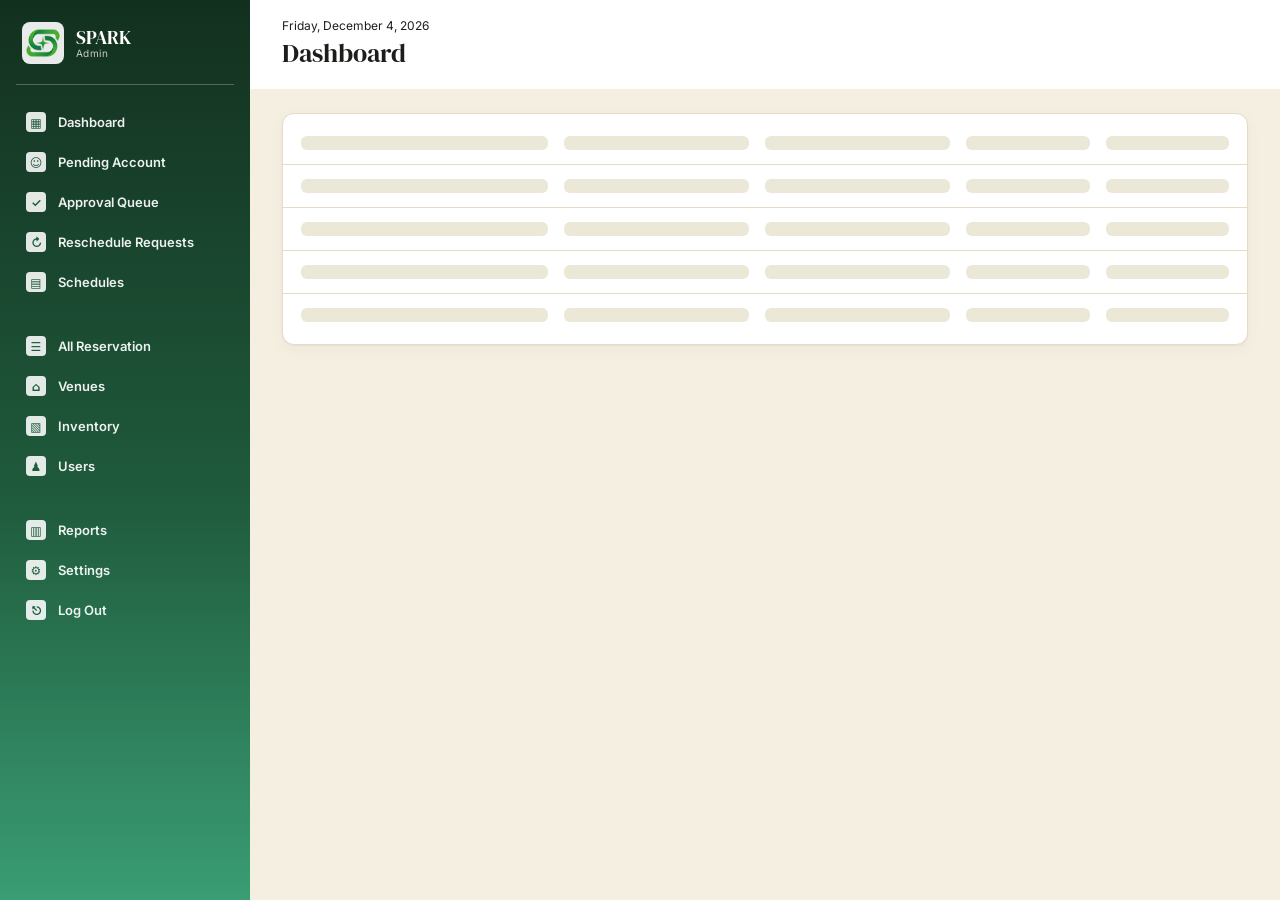
<file: admin/index.html>
<!DOCTYPE html>
<html lang="en">
<head>
  <meta charset="UTF-8">
  <meta name="viewport" content="width=device-width, initial-scale=1.0">
  <title>Vice Admin</title>
  <link rel="preconnect" href="https://fonts.googleapis.com">
  <link href="https://fonts.googleapis.com/css2?family=DM+Serif+Display&family=Inter:wght@400;500;600;700&display=swap" rel="stylesheet">
  <link rel="stylesheet" href="assets/css/style.css">
  <link rel="stylesheet" href="assets/css/attendance.css">
  <link rel="stylesheet" href="assets/css/skeleton.css">
  <link rel="stylesheet" href="assets/css/esignature.css?v=6">
</head>
<body>
  <div class="layout">
    <aside class="sidebar" id="sidebar">
      <div class="brand">
        <div class="brand__logo brand__logo--img"><img src="assets/img/logo.png" alt="SPARK logo" onerror="this.parentNode.textContent='V'"></div>
        <div>
          <div class="brand__name" id="brandName">SPARK</div>
          <div class="brand__role" id="brandRole">Admin</div>
        </div>
      </div>

      <nav class="nav">
        <div class="nav__group">
          <a href="#dashboard" data-page="dashboard"><span class="ico">▦</span>Dashboard</a>
          <a href="#accounts" data-page="accounts"><span class="ico">☺</span>Pending Account<span class="badge-count" id="accCount" hidden></span></a>
          <a href="#approvals" data-page="approvals"><span class="ico">✓</span>Approval Queue<span class="badge-count" id="resCount" hidden></span></a>
          <a href="#reschedules" data-page="reschedules"><span class="ico">↻</span>Reschedule Requests<span class="badge-count" id="rsCount" hidden></span></a>
          <a href="#schedules" data-page="schedules"><span class="ico">▤</span>Schedules</a>
        </div>
        <div class="nav__group">
          <a href="#reservations" data-page="reservations"><span class="ico">☰</span>All Reservation</a>
          <a href="#venues" data-page="venues"><span class="ico">⌂</span>Venues</a>
          <a href="#inventory" data-page="inventory"><span class="ico">▧</span>Inventory</a>
          <a href="#users" data-page="users"><span class="ico">♟</span>Users</a>
        </div>
        <div class="nav__group">
          <a href="#reports" data-page="reports"><span class="ico">▥</span>Reports</a>
          <a href="#settings" data-page="settings"><span class="ico">⚙</span>Settings</a>
          <a href="#" id="logoutBtn"><span class="ico">⎋</span>Log Out</a>
        </div>
      </nav>
    </aside>

    <div class="main">
      <header class="topbar">
        <button class="menu-btn" id="menuBtn" aria-label="Toggle menu">☰</button>
        <div>
          <div class="topbar__date" id="today"></div>
          <h1 class="topbar__title" id="pageTitle">Dashboard</h1>
        </div>
      </header>
      <section class="content" id="app">
        <div role="status" aria-busy="true" aria-label="Loading"><div class="card skel-table"><div class="skel-row"><div class="skel"></div><div class="skel"></div><div class="skel"></div><div class="skel"></div><div class="skel"></div></div><div class="skel-row"><div class="skel"></div><div class="skel"></div><div class="skel"></div><div class="skel"></div><div class="skel"></div></div><div class="skel-row"><div class="skel"></div><div class="skel"></div><div class="skel"></div><div class="skel"></div><div class="skel"></div></div><div class="skel-row"><div class="skel"></div><div class="skel"></div><div class="skel"></div><div class="skel"></div><div class="skel"></div></div><div class="skel-row"><div class="skel"></div><div class="skel"></div><div class="skel"></div><div class="skel"></div><div class="skel"></div></div></div></div>
      </section>
    </div>
  </div>

  <!-- Modal -->
  <div class="modal" id="modal" hidden>
    <div class="modal__box">
      <h3 id="modalTitle"></h3>
      <div id="modalBody"></div>
    </div>
  </div>

  <!-- Full-size viewer for requirement pictures and event photos -->
  <div class="lightbox" id="lightbox" hidden>
    <button class="lightbox__close" aria-label="Close">✕</button>
    <img id="lightboxImg" alt="">
    <p class="lightbox__caption" id="lightboxCaption"></p>
  </div>

  <div class="toast" id="toast" hidden></div>

  <script src="assets/js/api.js"></script>
  <script src="assets/js/vendor/qrcode.js"></script>
  <script src="assets/js/app.js"></script>
  <script src="assets/js/esignature.js?v=6"></script>
</body>
</html>
</file>
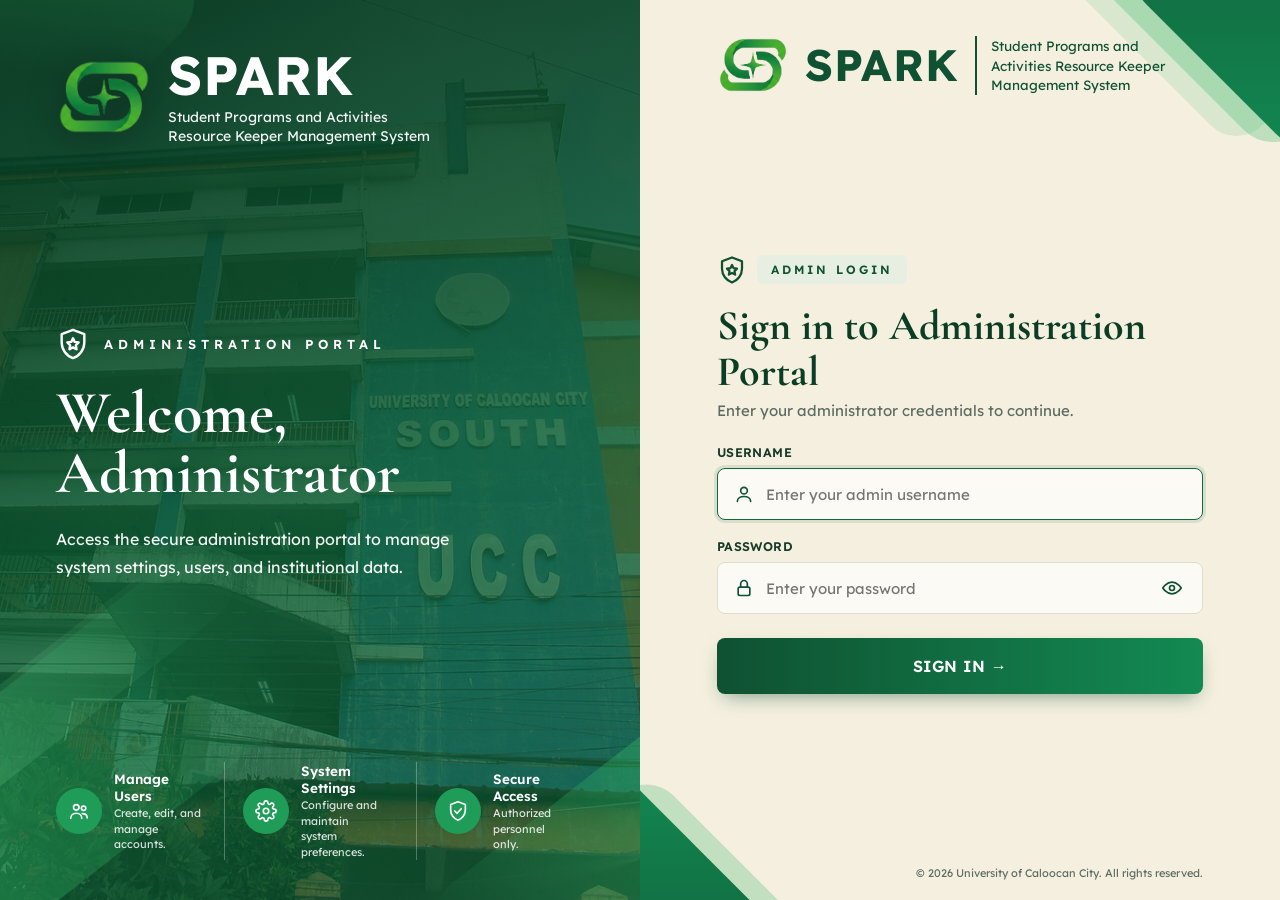
<file: admin/login.html>
<!DOCTYPE html>
<html lang="en">
<head>
<meta charset="UTF-8">
<meta name="viewport" content="width=device-width, initial-scale=1.0">
<title>SPARK Admin · Sign In</title>
<link rel="preconnect" href="https://fonts.googleapis.com">
<link href="https://fonts.googleapis.com/css2?family=Lexend:wght@300;400;500;600;700&family=Cormorant+Garamond:wght@600;700&display=swap" rel="stylesheet">
<style>
:root{--g900:#0b3d24;--g800:#0f5132;--g700:#13693f;--g500:#2fb565;--cream:#f4efdf;--line:#e2ddcc;--ink:#173a2a;--muted:#5d6b62}
*{box-sizing:border-box;margin:0;padding:0}
body{min-height:100vh;background:var(--cream);color:var(--ink);font-family:'Lexend','Segoe UI',Arial,sans-serif}
.split{display:grid;grid-template-columns:50% 50%;min-height:100vh}

/* ---------- left hero ---------- */
.hero{position:relative;overflow:hidden;color:#fff;padding:48px 56px 40px;display:flex;flex-direction:column;background:var(--g900)}
.hero>*{position:relative;z-index:2}
.hero>.bg{position:absolute;inset:0;z-index:0;overflow:hidden}
.bg::before{content:"";position:absolute;inset:0;background:url("../public/pictures/UCC%20building.jpg") center/cover no-repeat;animation:kb 28s ease-in-out infinite alternate}
.bg::after{content:"";position:absolute;inset:0;background:linear-gradient(160deg,rgba(4,52,28,.95) 0%,rgba(8,92,50,.84) 55%,rgba(8,92,50,.66) 100%)}
@keyframes kb{from{transform:scale(1)}to{transform:scale(1.12) translate(-1.5%,-1%)}}
.hero>.shape{position:absolute;z-index:1;border-radius:48px;pointer-events:none}
.s1{width:520px;height:200px;left:-210px;bottom:20px;transform:rotate(-38deg);background:linear-gradient(90deg,rgba(47,181,101,.55),transparent)}
.s2{width:520px;height:80px;left:-240px;bottom:140px;transform:rotate(-38deg);background:linear-gradient(90deg,rgba(126,226,160,.28),transparent)}
.s3{width:260px;height:260px;left:-100px;top:-130px;transform:rotate(45deg);background:linear-gradient(135deg,rgba(47,181,101,.5),transparent 70%)}
.s4{width:380px;height:150px;right:-160px;bottom:-30px;transform:rotate(-38deg);background:linear-gradient(270deg,rgba(47,181,101,.55),transparent)}
.lockup{display:flex;align-items:center;gap:16px}
.lockup img{width:96px;height:auto;filter:drop-shadow(0 6px 18px rgba(0,0,0,.35))}
.lockup b{display:block;font-size:54px;line-height:1;font-weight:700;letter-spacing:1px}
.lockup span{display:block;font-size:14px;line-height:1.35;margin-top:6px;opacity:.95}
.mid{margin:auto 0;padding:24px 0}
.eyebrow{display:flex;align-items:center;gap:14px;font-size:13px;font-weight:600;letter-spacing:5px;text-transform:uppercase}
.eyebrow svg{width:34px;height:34px;stroke:#fff;fill:none;stroke-width:1.7;stroke-linecap:round;stroke-linejoin:round}
.welcome{font-family:'Cormorant Garamond',serif;font-size:70px;line-height:1;font-weight:700;margin-top:22px}
.lead{font-size:16px;line-height:1.75;margin-top:22px;max-width:440px;opacity:.95}
.features{display:grid;grid-template-columns:1fr 1.15fr 1fr;gap:0}
.feat{display:flex;align-items:center;gap:12px;padding:0 18px;border-left:1px solid rgba(255,255,255,.28)}
.feat:first-child{border-left:0;padding-left:0}
.feat i{flex-shrink:0;width:46px;height:46px;border-radius:50%;background:#1f9d58;display:grid;place-items:center}
.feat svg{width:22px;height:22px;stroke:#fff;fill:none;stroke-width:1.8;stroke-linecap:round;stroke-linejoin:round}
.feat b{display:block;font-size:13.5px;font-weight:600}
.feat span{display:block;font-size:11px;opacity:.85;line-height:1.4;margin-top:2px}

/* ---------- right panel ---------- */
.panel{position:relative;overflow:hidden;background:var(--cream);display:flex;flex-direction:column;align-items:center;padding:36px clamp(28px,6vw,80px) 20px}
.panel::before{content:"";position:absolute;top:-170px;right:-170px;width:280px;height:280px;border-radius:48px;transform:rotate(45deg);pointer-events:none;
 background:linear-gradient(135deg,var(--g800),#138a52);box-shadow:-26px 26px 0 -6px rgba(47,181,101,.28),-52px 52px 0 -12px rgba(47,181,101,.14)}
.panel::after{content:"";position:absolute;bottom:-150px;left:-150px;width:240px;height:240px;border-radius:44px;transform:rotate(45deg);pointer-events:none;
 background:linear-gradient(315deg,var(--g800),#138a52);box-shadow:26px -26px 0 -6px rgba(47,181,101,.25)}
.panel>*{position:relative;z-index:1}
.top{display:flex;align-items:center;gap:20px;width:100%;max-width:640px}
.top img{width:88px;height:auto}
.top b{font-size:52px;line-height:1;font-weight:700;color:var(--g800);letter-spacing:1px}
.top span{border-left:2px solid var(--g800);padding-left:18px;font-size:14.5px;line-height:1.45;color:var(--g800)}
.wrap{width:100%;max-width:640px;margin:auto 0;padding:20px 0}
.badge{display:inline-flex;align-items:center;gap:10px}
.badge svg{width:30px;height:30px;stroke:var(--g800);fill:none;stroke-width:1.8;stroke-linecap:round;stroke-linejoin:round}
.badge em{font-style:normal;background:#e6efe1;color:var(--g800);font-size:12px;font-weight:600;letter-spacing:3px;text-transform:uppercase;padding:7px 14px;border-radius:6px}
h1{font-family:'Cormorant Garamond',serif;font-size:42px;line-height:1.1;color:var(--g900);margin-top:14px;font-weight:700}
.sub{font-size:15px;color:var(--muted);margin:6px 0 24px}
.field{margin-bottom:18px}
.field label{display:block;font-size:12.5px;font-weight:600;letter-spacing:.4px;margin-bottom:8px;text-transform:uppercase}
.input{display:flex;align-items:center;gap:12px;background:#fbfaf4;border:1px solid var(--line);border-radius:8px;padding:0 16px;height:52px;transition:.2s}
.input:focus-within{border-color:var(--g700);box-shadow:0 0 0 3px rgba(19,105,63,.12)}
.input>svg{width:20px;height:20px;stroke:var(--g800);fill:none;stroke-width:2;flex-shrink:0;stroke-linecap:round;stroke-linejoin:round}
.input input{border:0;background:transparent;outline:0;flex:1;min-width:0;font:inherit;font-size:15px;color:var(--ink)}
.eye{background:none;border:0;cursor:pointer;display:flex;padding:4px}
.eye svg{width:20px;height:20px;stroke:var(--g800);fill:none;stroke-width:2}
.err{background:#fdecec;color:#9b1c1c;border:1px solid #f5c2c2;border-radius:8px;padding:12px 14px;font-size:14px;margin-bottom:16px}
.err[hidden]{display:none}
.btn{width:100%;height:56px;border:0;border-radius:8px;cursor:pointer;color:#fff;font:600 16px 'Lexend',sans-serif;letter-spacing:.5px;text-transform:uppercase;margin-top:6px;
 background:linear-gradient(90deg,var(--g800),#138a52);box-shadow:0 8px 20px -8px rgba(15,81,50,.6);transition:.2s}
.btn:hover{filter:brightness(1.1);transform:translateY(-1px)}
.btn:disabled{opacity:.6;cursor:wait;transform:none}
.foot{width:100%;max-width:640px;text-align:right;font-size:11px;color:var(--muted);padding-top:12px}
@media(prefers-reduced-motion:reduce){.bg::before{animation:none}}
@media(max-width:1600px){.top{gap:16px}.top img{width:72px}.top b{font-size:44px}.top span{font-size:13.5px;padding-left:14px;flex:1;min-width:0}.welcome{font-size:60px}}
@media(max-width:1250px){.hero{padding:40px 32px 32px}.welcome{font-size:50px}.features{grid-template-columns:1fr;gap:14px}.feat{border-left:0;padding:0}.lockup b{font-size:44px}.lockup img{width:76px}}
@media(max-width:900px){.split{grid-template-columns:1fr}.hero{padding:26px 22px}.lead,.features{display:none}.welcome{font-size:38px;margin-top:14px}.mid{padding:18px 0 4px}.panel{padding:28px 22px 18px}}
@media(max-width:480px){.top span{display:none}.top b{font-size:34px}.top img{width:56px}h1{font-size:34px}}
</style>
</head>
<body>
<div class="split">
  <section class="hero">
    <div class="bg" aria-hidden="true"></div>
    <span class="shape s1"></span><span class="shape s2"></span><span class="shape s3"></span><span class="shape s4"></span>
    <div class="lockup">
      <img src="../public/pictures/spark_logo.png" alt="SPARK logo">
      <div><b>SPARK</b><span>Student Programs and Activities<br>Resource Keeper Management System</span></div>
    </div>
    <div class="mid">
      <div class="eyebrow"><svg viewBox="0 0 24 24"><path d="M12 2 4 5v6c0 5 3.5 9.5 8 11 4.5-1.5 8-6 8-11V5z"/><path d="m12 8 1.2 2.5 2.8.4-2 2 .5 2.8-2.5-1.3-2.5 1.3.5-2.8-2-2 2.8-.4z"/></svg>Administration Portal</div>
      <h2 class="welcome">Welcome,<br>Administrator</h2>
      <p class="lead">Access the secure administration portal to manage system settings, users, and institutional data.</p>
    </div>
    <div class="features">
      <div class="feat"><i><svg viewBox="0 0 24 24"><circle cx="9" cy="8" r="3"/><circle cx="17" cy="9" r="2.4"/><path d="M3 20c0-3.3 2.7-5.5 6-5.5s6 2.2 6 5.5M15.5 14.8c3 0 5.5 1.7 5.5 4.7"/></svg></i><div><b>Manage Users</b><span>Create, edit, and<br>manage accounts.</span></div></div>
      <div class="feat"><i><svg viewBox="0 0 24 24"><circle cx="12" cy="12" r="3"/><path d="M19.4 15a1.7 1.7 0 0 0 .3 1.8l.1.1a2 2 0 1 1-2.8 2.8l-.1-.1a1.7 1.7 0 0 0-1.8-.3 1.7 1.7 0 0 0-1 1.5V21a2 2 0 1 1-4 0v-.1a1.7 1.7 0 0 0-1.1-1.5 1.7 1.7 0 0 0-1.8.3l-.1.1a2 2 0 1 1-2.8-2.8l.1-.1a1.7 1.7 0 0 0 .3-1.8 1.7 1.7 0 0 0-1.5-1H3a2 2 0 1 1 0-4h.1a1.7 1.7 0 0 0 1.5-1.1 1.7 1.7 0 0 0-.3-1.8l-.1-.1a2 2 0 1 1 2.8-2.8l.1.1a1.7 1.7 0 0 0 1.8.3H9a1.7 1.7 0 0 0 1-1.5V3a2 2 0 1 1 4 0v.1a1.7 1.7 0 0 0 1 1.5 1.7 1.7 0 0 0 1.8-.3l.1-.1a2 2 0 1 1 2.8 2.8l-.1.1a1.7 1.7 0 0 0-.3 1.8V9a1.7 1.7 0 0 0 1.5 1H21a2 2 0 1 1 0 4h-.1a1.7 1.7 0 0 0-1.5 1z"/></svg></i><div><b>System Settings</b><span>Configure and maintain<br>system preferences.</span></div></div>
      <div class="feat"><i><svg viewBox="0 0 24 24"><path d="M12 2 4 5v6c0 5 3.5 9.5 8 11 4.5-1.5 8-6 8-11V5z"/><path d="m8.5 12 2.5 2.5 4.5-5"/></svg></i><div><b>Secure Access</b><span>Authorized personnel only.</span></div></div>
    </div>
  </section>

  <section class="panel">
    <div class="top">
      <img src="../public/pictures/spark_logo.png" alt="SPARK logo">
      <b>SPARK</b>
      <span>Student Programs and<br>Activities Resource Keeper<br>Management System</span>
    </div>
    <div class="wrap">
      <div class="badge"><svg viewBox="0 0 24 24"><path d="M12 2 4 5v6c0 5 3.5 9.5 8 11 4.5-1.5 8-6 8-11V5z"/><path d="m12 8 1.2 2.5 2.8.4-2 2 .5 2.8-2.5-1.3-2.5 1.3.5-2.8-2-2 2.8-.4z"/></svg><em>Admin Login</em></div>
      <h1>Sign in to Administration Portal</h1>
      <p class="sub">Enter your administrator credentials to continue.</p>

      <form id="loginForm" novalidate>
        <div class="field">
          <label for="username">Username</label>
          <div class="input"><svg viewBox="0 0 24 24"><circle cx="12" cy="8" r="4"/><path d="M4 21c0-4 4-6 8-6s8 2 8 6"/></svg>
            <input id="username" name="username" autocomplete="username" placeholder="Enter your admin username" required autofocus></div>
        </div>
        <div class="field">
          <label for="password">Password</label>
          <div class="input"><svg viewBox="0 0 24 24"><rect x="5" y="11" width="14" height="10" rx="2"/><path d="M8 11V7a4 4 0 0 1 8 0v4"/></svg>
            <input id="password" name="password" type="password" autocomplete="current-password" placeholder="Enter your password" required>
            <button type="button" class="eye" id="togglePassword" aria-label="Show password"><svg viewBox="0 0 24 24"><path d="M1 12s4-7 11-7 11 7 11 7-4 7-11 7S1 12 1 12z"/><circle cx="12" cy="12" r="3"/></svg></button></div>
        </div>
        <p id="loginError" class="err" hidden></p>
        <button class="btn" type="submit">Sign In &rarr;</button>
      </form>
    </div>
    <div class="foot">&copy; 2026 University of Caloocan City. All rights reserved.</div>
  </section>
</div>

<script src="assets/js/api.js"></script>
<script>
  const form = document.getElementById('loginForm');
  const err = document.getElementById('loginError');
  const toggleBtn = document.getElementById('togglePassword');
  const pwdInput = document.getElementById('password');

  // Toggle password visibility
  toggleBtn.addEventListener('click', () => {
    const isPassword = pwdInput.type === 'password';
    pwdInput.type = isPassword ? 'text' : 'password';
    toggleBtn.setAttribute('aria-label', isPassword ? 'Hide password' : 'Show password');
  });

  // Check existing session
  if (typeof api !== 'undefined') {
    api.get('auth.php?action=me', { silent: true })
      .then(() => location.replace('index.html'))
      .catch(() => {});
  }

  // Handle submit
  form.addEventListener('submit', async (e) => {
    e.preventDefault();
    err.hidden = true;
    const btn = form.querySelector('button[type=submit]');
    btn.disabled = true;

    try {
      if (typeof api === 'undefined') throw new Error('API client script failed to load.');
      await api.post('auth.php?action=login', Object.fromEntries(new FormData(form)), { silent: true });
      location.replace('index.html');
    } catch (ex) {
      err.textContent = ex.message || 'An error occurred during login.';
      err.hidden = false;
    } finally {
      btn.disabled = false;
    }
  });
</script>
</body>
</html>
</file>
<file: admin/assets/css/style.css>
/* ==========  Vice Admin – design tokens  ========== */
:root {
  --green-900: #13301f;
  --green-700: #1f5a3c;
  --green-500: #2f8a61;
  --green-400: #3a9d74;
  --cream: #f5efe2;
  --cream-2: #fbf8f1;
  --line: #e6dcc3;
  --line-soft: #efe8d6;
  --ink: #1d1d1b;
  --muted: #7b7667;
  --white: #fff;
  --radius: 12px;
  --shadow: 0 1px 2px rgba(40, 30, 10, .04), 0 4px 16px rgba(40, 30, 10, .04);
  --serif: 'DM Serif Display', Georgia, 'Times New Roman', serif;
  --sans: 'Inter', system-ui, -apple-system, 'Segoe UI', Roboto, sans-serif;

  --pending-bg: #f6efdf;  --pending-fg: #9a7b3c;
  --approved-bg: #d9f5e3; --approved-fg: #1f8a4c;
  --completed-bg: #e8e8e6; --completed-fg: #5f5f5b;
  --declined-bg: #fde2e2; --declined-fg: #c0392b;
}

* { box-sizing: border-box; }
[hidden] { display: none !important; }
html, body { margin: 0; height: 100%; }
body { font-family: var(--sans); font-size: 14px; color: var(--ink); background: var(--cream); }
h1, h2, h3 { font-family: var(--serif); font-weight: 400; margin: 0; }
button, input, select { font: inherit; }
a { color: inherit; text-decoration: none; }
.muted { color: var(--muted); }

/* ==========  Layout  ========== */
.layout { display: flex; min-height: 100vh; }

.sidebar {
  width: 250px; flex-shrink: 0;
  background: linear-gradient(180deg, var(--green-900) 0%, var(--green-700) 55%, var(--green-400) 100%);
  color: #fff; padding: 22px 16px;
  position: sticky; top: 0; height: 100vh; overflow-y: auto;
}
.brand { display: flex; align-items: center; gap: 12px; padding: 0 6px 20px; border-bottom: 1px solid rgba(255,255,255,.25); margin-bottom: 18px; }
.brand__logo {
  width: 42px; height: 42px; border-radius: 8px; display: grid; place-items: center;
  background: rgba(255,255,255,.9); color: var(--green-700); font-family: var(--serif); font-size: 22px;
}
.brand__logo--img { padding: 3px; overflow: hidden; }
.brand__logo--img img { width: 100%; height: 100%; object-fit: contain; display: block; }
.brand__name { font-family: var(--serif); font-size: 19px; line-height: 1.1; }
.brand__role { font-size: 10px; opacity: .75; letter-spacing: .04em; }
.brand--dark { border-bottom-color: var(--line); color: var(--ink); }
.brand--dark .brand__logo { background: var(--green-700); color: #fff; }

.nav__group { display: flex; flex-direction: column; gap: 2px; margin-bottom: 26px; }
.nav a {
  display: flex; align-items: center; gap: 12px;
  padding: 9px 10px; border-radius: 6px; font-size: 13px; font-weight: 600;
  color: rgba(255,255,255,.92); transition: background .15s;
}
.nav a:hover { background: rgba(255,255,255,.1); }
.nav a.active { background: rgba(255,255,255,.22); }
.ico {
  width: 20px; height: 20px; border-radius: 4px; display: grid; place-items: center;
  background: rgba(255,255,255,.88); color: var(--green-700); font-size: 12px;
}
.badge-count { margin-left: auto; background: #fff; color: var(--green-700); font-size: 11px; padding: 1px 7px; border-radius: 99px; }

.main { flex: 1; min-width: 0; display: flex; flex-direction: column; }
.topbar { background: var(--white); padding: 18px 32px; display: flex; align-items: center; gap: 14px; }
.topbar__date { font-size: 12px; color: var(--ink); margin-bottom: 2px; }
.topbar__title { font-size: 26px; }
.menu-btn { display: none; border: 1px solid var(--line); background: #fff; border-radius: 8px; padding: 6px 10px; cursor: pointer; }
.content { padding: 24px 32px 48px; }
.loading { color: var(--muted); padding: 40px; text-align: center; }

/* ==========  Cards / Stats  ========== */
.card { background: var(--white); border: 1.5px solid var(--line); border-radius: var(--radius); box-shadow: var(--shadow); }
.card__head { display: flex; align-items: center; justify-content: space-between; gap: 12px; padding: 16px 20px 0; flex-wrap: wrap; }
.section-title { font-size: 22px; margin: 28px 4px 14px; }

.stats { display: grid; grid-template-columns: repeat(auto-fit, minmax(150px, 1fr)); gap: 16px; }
.stat { padding: 18px; text-align: center; }
.stat__label { font-family: var(--serif); font-size: 15px; text-transform: uppercase; letter-spacing: .02em; }
.stat__value { font-family: var(--serif); font-size: 32px; margin-top: 6px; }

/* ==========  Tables  ========== */
.table-wrap { overflow-x: auto; padding: 6px 20px 18px; }
table { width: 100%; border-collapse: collapse; min-width: 640px; }
th { text-align: left; font-size: 11px; font-weight: 700; text-transform: uppercase; letter-spacing: .04em; padding: 14px 10px; border-bottom: 1.5px solid var(--line); }
td { padding: 12px 10px; border-bottom: 1px solid var(--line-soft); font-size: 12.5px; font-weight: 500; vertical-align: middle; }
tr:last-child td { border-bottom: 1px solid var(--line-soft); }
tbody tr:hover { background: var(--cream-2); }
.empty { text-align: center; color: var(--muted); padding: 36px 10px; }
.actions { display: flex; gap: 6px; flex-wrap: wrap; }

/* ==========  Badges & Buttons  ========== */
.badge { display: inline-block; padding: 3px 10px; border-radius: 99px; font-size: 10.5px; font-weight: 600; text-transform: capitalize; }
.badge--pending, .badge--booked, .badge--reserved { background: var(--pending-bg); color: var(--pending-fg); }
.badge--approved, .badge--available, .badge--active { background: var(--approved-bg); color: var(--approved-fg); }
.badge--completed, .badge--inactive, .badge--maintenance { background: var(--completed-bg); color: var(--completed-fg); }
.badge--declined, .badge--rejected { background: var(--declined-bg); color: var(--declined-fg); }

.btn { border: 1px solid transparent; border-radius: 6px; padding: 8px 16px; font-size: 13px; font-weight: 600; cursor: pointer; transition: filter .15s, background .15s; }
.btn:disabled { opacity: .5; cursor: not-allowed; }
.btn:hover:not(:disabled) { filter: brightness(.95); }
.btn--sm { padding: 4px 11px; font-size: 11px; }
.btn--primary { background: var(--green-500); color: #fff; }
.btn--outline { background: #fff; border-color: var(--green-500); color: var(--green-500); }
.btn--danger { background: #fff; border-color: #e88; color: #d33; }
.btn--danger-solid { background: #f28b8b; color: #7a1010; }
.btn--ghost { background: transparent; color: var(--muted); }
.btn--block { width: 100%; }
.icon-btn { border: 0; background: none; cursor: pointer; font-size: 15px; padding: 4px; color: var(--muted); }
.icon-btn:hover { color: #d33; }

/* ==========  Forms  ========== */
.form { display: grid; gap: 14px; }
.form label { display: grid; gap: 6px; font-size: 12px; font-weight: 600; }
input, select {
  border: 1px solid var(--line); border-radius: 6px; padding: 8px 10px; background: #fff; color: var(--ink); width: 100%;
}
input:focus, select:focus { outline: 2px solid rgba(47,138,97,.3); border-color: var(--green-500); }
.form-error { color: #c0392b; font-size: 12px; margin: 0; }
.form-actions { display: flex; justify-content: flex-end; gap: 10px; margin-top: 6px; }
.toolbar { display: flex; gap: 10px; flex-wrap: wrap; align-items: center; }
.toolbar input, .toolbar select { width: auto; }
.search { min-width: 280px; }
.tabs { display: flex; gap: 6px; flex-wrap: wrap; }
.tab { border: 1px solid var(--line); background: #fff; border-radius: 99px; padding: 5px 14px; font-size: 12px; cursor: pointer; }
.tab.active { background: var(--green-700); color: #fff; border-color: var(--green-700); }

.edit-table input, .edit-table select { padding: 6px 8px; font-size: 12px; }
.add-row { display: grid; grid-template-columns: 2fr 1fr 2.5fr 1.3fr auto; gap: 12px; align-items: end; padding: 8px 30px 4px; }
.add-row label { display: grid; gap: 4px; font-size: 11px; font-weight: 600; }

/* ==========  Calendar  ========== */
.cal { padding: 20px; background: var(--cream-2); }
.cal__head { display: flex; justify-content: space-between; align-items: center; padding-bottom: 16px; border-bottom: 1px solid var(--line); margin-bottom: 18px; }
.cal__head h2 { font-size: 20px; }
.cal__nav { display: flex; gap: 8px; }
.cal__grid { display: grid; grid-template-columns: repeat(7, 1fr); gap: 10px; }
.cal__dow { font-size: 11px; font-weight: 700; text-transform: uppercase; color: var(--muted); text-align: center; }
.cal__day { background: #fff; border: 1px solid var(--line); border-radius: 6px; min-height: 86px; padding: 6px; display: flex; flex-direction: column; gap: 3px; }
.cal__day--blank { background: transparent; border-style: dashed; border-color: var(--line-soft); }
.cal__day--today { outline: 2px solid var(--green-500); }
.cal__num { font-family: var(--serif); font-size: 14px; }
.cal__event { font-size: 10px; font-weight: 600; border-radius: 4px; padding: 3px 5px; line-height: 1.2; text-align: center; }
.cal__event--approved { background: var(--approved-bg); color: var(--approved-fg); border: 1px solid #8fd3a8; }
.cal__event--pending { background: var(--pending-bg); color: var(--pending-fg); border: 1px solid #e3cf9f; }
.cal__event--completed { background: var(--completed-bg); color: var(--completed-fg); }
.legend { display: flex; gap: 14px; font-size: 12px; color: var(--muted); margin-top: 14px; }
.legend span::before { content: ''; display: inline-block; width: 10px; height: 10px; border-radius: 3px; margin-right: 6px; vertical-align: -1px; background: var(--c); }

/* ==========  Reports  ========== */
.report-stats { display: grid; grid-template-columns: repeat(4, 1fr); gap: 16px; margin-top: 14px; }
.report-stats .stat { text-align: left; }
.report-stats .stat__label { font-family: var(--sans); font-size: 11px; font-weight: 700; color: var(--muted); }
.bars { padding: 18px 20px 22px; display: grid; gap: 12px; }
.bar { display: grid; grid-template-columns: 160px 1fr 40px; align-items: center; gap: 12px; font-size: 12.5px; font-weight: 500; }
.bar__track { background: var(--line-soft); height: 14px; border-radius: 99px; overflow: hidden; }
.bar__fill { height: 100%; background: var(--green-500); border-radius: 99px; transition: width .4s; }
.bar__val { text-align: right; font-weight: 700; }

.settings-grid { display: grid; grid-template-columns: repeat(auto-fit, minmax(300px, 1fr)); gap: 18px; }
.settings-grid .card { padding: 22px; }
.settings-grid h3 { font-size: 19px; margin-bottom: 14px; }

/* ==========  Modal & Toast  ========== */
.modal { position: fixed; inset: 0; background: rgba(20, 30, 20, .45); display: grid; place-items: center; z-index: 50; padding: 16px; }
.modal__box { background: #fff; border-radius: var(--radius); padding: 24px; width: min(440px, 100%); box-shadow: 0 20px 60px rgba(0,0,0,.2); }
.modal__box h3 { font-size: 21px; margin-bottom: 14px; }
.toast {
  position: fixed; bottom: 24px; right: 24px; z-index: 60;
  background: var(--green-900); color: #fff; padding: 12px 18px; border-radius: 8px; font-weight: 500;
  box-shadow: 0 8px 24px rgba(0,0,0,.2);
}
.toast--error { background: #b03a2e; }

/* ==========  Login  ========== */
.login-page { position: relative; display: grid; place-items: center; min-height: 100vh; padding: 16px; overflow: hidden;
  background: radial-gradient(900px 500px at 15% 10%, rgba(58,157,116,.28), transparent 60%),
              radial-gradient(800px 500px at 90% 95%, rgba(31,90,60,.55), transparent 60%),
              var(--green-900); }
.login-page::before { content: ""; position: absolute; inset: -20px; z-index: 0;
  background: url("../../../public/pictures/UCC%20building.jpg") center/cover no-repeat;
  filter: grayscale(.6) blur(6px); opacity: .10; }
.login-page::after { content: ""; position: absolute; inset: 0; z-index: 0; pointer-events: none;
  background-image: radial-gradient(rgba(255,255,255,.18) 1px, transparent 1.4px); background-size: 26px 26px;
  -webkit-mask-image: radial-gradient(ellipse at center, #000 30%, transparent 85%); mask-image: radial-gradient(ellipse at center, #000 30%, transparent 85%); }
.login-card { position: relative; z-index: 1; background: #fff; border-radius: 16px; padding: 32px; width: min(380px, 100%);
  border-top: 4px solid var(--green-400); box-shadow: 0 0 0 1px rgba(255,255,255,.08), 0 0 80px rgba(58,157,116,.28), 0 30px 80px rgba(0,0,0,.45); }
.login-badge { display: inline-flex; align-items: center; gap: 6px; margin: 16px 0 12px; padding: 5px 11px; border-radius: 999px;
  background: #e8f4ee; color: var(--green-700); font-size: 11px; font-weight: 600; letter-spacing: .08em; text-transform: uppercase; }
.login-badge svg { width: 13px; height: 13px; stroke: currentColor; fill: none; stroke-width: 2; }
.login-card h1 { font-size: 28px; }
.login-card .muted { margin: 4px 0 20px; }
.hint { font-size: 12px; color: var(--muted); text-align: center; margin: 18px 0 0; }

/* ==========  Responsive  ========== */
@media (max-width: 1000px) {
  .stats, .report-stats { grid-template-columns: repeat(2, 1fr); }
  .add-row { grid-template-columns: 1fr 1fr; }
}
@media (max-width: 760px) {
  .sidebar { position: fixed; left: 0; z-index: 40; transform: translateX(-100%); transition: transform .2s; }
  .sidebar.open { transform: none; }
  .menu-btn { display: block; }
  .topbar, .content { padding-left: 16px; padding-right: 16px; }
  .cal__grid { gap: 4px; }
  .cal__day { min-height: 60px; }
  .cal__event { font-size: 8px; }
  .bar { grid-template-columns: 100px 1fr 30px; }
  .search { min-width: 0; width: 100%; }
}

/* ==========  Voting  ========== */
.vote-rule { font-size: 12px; color: var(--muted); }
.tally { display: grid; gap: 4px; min-width: 110px; cursor: help; }
.tally__row { display: grid; grid-template-columns: 30px 1fr; align-items: center; gap: 6px; }
.tally__lbl { font-size: 11px; font-weight: 700; }
.tally__lbl.ok { color: var(--approved-fg); }
.tally__lbl.no { color: var(--declined-fg); }
.tally__track { height: 6px; background: var(--line-soft); border-radius: 99px; overflow: hidden; }
.tally__fill { height: 100%; border-radius: 99px; }
.tally__fill.ok { background: var(--green-500); }
.tally__fill.no { background: #e57373; }
.btn.is-voted:disabled { opacity: 1; cursor: default; box-shadow: inset 0 0 0 2px rgba(0,0,0,.12); }
th, td:first-child { white-space: nowrap; }
.actions { flex-wrap: nowrap; }

/* ==========================================================
   Requirement files, post-event reports & the report register
   ========================================================== */

/* ---- Wider modals: the requirements viewer and the report form
   both need room for a photo grid, so the 440px default is opt-out. ---- */
.modal__box--wide { width: min(780px, 100%); max-height: 88vh; overflow-y: auto; }
.modal__box--full { width: min(1040px, 100%); max-height: 90vh; overflow-y: auto; }
.modal__box textarea {
  border: 1px solid var(--line); border-radius: 6px; padding: 8px 10px;
  background: #fff; color: var(--ink); width: 100%; font: inherit; resize: vertical; min-height: 64px;
}
.modal__box textarea:focus { outline: 2px solid rgba(47,138,97,.3); border-color: var(--green-500); }
.req-star { color: #c0392b; }

/* ---- Status cell: badge on the left, post-event button hard right ---- */
.status-cell { display: flex; align-items: center; justify-content: space-between; gap: 8px; min-width: 116px; }

/* The green "!" that appears once an event is over and still owes a report.
   Pulsing rather than static because it's a to-do, not a label. */
.pe-btn {
  flex-shrink: 0; width: 22px; height: 22px; border-radius: 50%; border: 0; cursor: pointer;
  background: var(--green-500); color: #fff; font-weight: 800; font-size: 13px; line-height: 1;
  display: grid; place-items: center; box-shadow: 0 0 0 0 rgba(47,138,97,.55);
  animation: pePulse 2.2s ease-out infinite;
}
.pe-btn:hover { background: var(--green-700); animation: none; }
.pe-btn--done {
  background: #fff; color: var(--approved-fg); border: 1.5px solid var(--approved-fg);
  animation: none; box-shadow: none; font-size: 12px;
}
.pe-btn--done:hover { background: var(--approved-bg); }
@keyframes pePulse {
  0%   { box-shadow: 0 0 0 0 rgba(47,138,97,.5); }
  70%  { box-shadow: 0 0 0 7px rgba(47,138,97,0); }
  100% { box-shadow: 0 0 0 0 rgba(47,138,97,0); }
}
@media (prefers-reduced-motion: reduce) { .pe-btn { animation: none; } }

.pe-inline {
  display: inline-grid; place-items: center; width: 17px; height: 17px; border-radius: 50%;
  background: var(--green-500); color: #fff; font-weight: 800; font-size: 11px; vertical-align: -3px;
}

/* ---- Banner above the table when reports are outstanding ---- */
.notice {
  display: flex; align-items: center; gap: 12px; margin-bottom: 16px; padding: 13px 18px;
  background: var(--approved-bg); border: 1.5px solid #a9dcc0; border-radius: var(--radius);
  font-size: 13px; color: #17603f;
}
.notice__dot {
  flex-shrink: 0; width: 24px; height: 24px; border-radius: 50%; display: grid; place-items: center;
  background: var(--green-500); color: #fff; font-weight: 800;
}

/* ---- Key/value grid used by both detail modals ---- */
.req-head { border-bottom: 1px solid var(--line); padding-bottom: 14px; margin-bottom: 4px; }
.req-head h4 { font-family: var(--serif); font-size: 20px; font-weight: 400; margin: 0 0 12px; }
.kv { display: grid; grid-template-columns: repeat(auto-fit, minmax(190px, 1fr)); gap: 10px 18px; margin: 0; }
.kv dt { font-size: 10px; font-weight: 700; text-transform: uppercase; letter-spacing: .04em; color: var(--muted); }
.kv dd { margin: 2px 0 0; font-size: 12.5px; font-weight: 500; }
.req-purpose {
  margin: 14px 0 0; padding: 10px 14px; background: var(--cream-2); border-left: 3px solid var(--green-500);
  border-radius: 0 6px 6px 0; font-size: 12.5px; color: #43433d;
}
.req-resources { margin: 10px 0 0; font-size: 12.5px; color: #43433d; }
.req-section {
  font-family: var(--sans); font-size: 11px; font-weight: 700; text-transform: uppercase;
  letter-spacing: .05em; color: var(--muted); margin: 20px 0 10px;
}
.req-empty { font-size: 12.5px; margin: 0 0 4px; }
.report-text { font-size: 13px; line-height: 1.6; margin: 0 0 4px; white-space: pre-wrap; }

/* ---- Picture grid ---- */
.thumb-grid { display: grid; grid-template-columns: repeat(auto-fill, minmax(140px, 1fr)); gap: 12px; }
.thumb {
  margin: 0; cursor: zoom-in; border: 1.5px solid var(--line); border-radius: 9px; overflow: hidden;
  background: var(--cream-2); transition: border-color .15s, transform .15s;
}
.thumb:hover { border-color: var(--green-500); transform: translateY(-2px); }
.thumb img { display: block; width: 100%; height: 106px; object-fit: cover; background: #ece6d7; }
.thumb figcaption {
  padding: 7px 9px; font-size: 10.5px; font-weight: 600; line-height: 1.35;
  overflow: hidden; text-overflow: ellipsis; white-space: nowrap;
}
.thumb figcaption span { display: block; font-weight: 400; color: var(--muted); }

/* ---- Document list ---- */
.file-list { list-style: none; margin: 0; padding: 0; display: grid; gap: 8px; }
.file-list li {
  display: flex; align-items: center; gap: 12px; padding: 10px 14px;
  border: 1.5px solid var(--line); border-radius: 9px; background: var(--cream-2);
}
.file-list__icon { font-size: 19px; line-height: 1; }
.file-list__body { flex: 1; min-width: 0; display: grid; gap: 2px; }
.file-list__body strong { font-size: 12.5px; overflow: hidden; text-overflow: ellipsis; white-space: nowrap; }
.file-list__body .muted { font-size: 11px; overflow: hidden; text-overflow: ellipsis; white-space: nowrap; }

/* ---- Post-event form ---- */
.pe-banner {
  display: flex; align-items: center; justify-content: space-between; gap: 12px; flex-wrap: wrap;
  padding: 13px 16px; background: var(--cream-2); border: 1.5px solid var(--line);
  border-radius: 9px; margin-bottom: 4px;
}
.pe-banner strong { display: block; font-size: 14px; }
.pe-banner .muted { font-size: 11.5px; }
.pe-form { margin-top: 14px; }
.pe-grid { display: grid; grid-template-columns: repeat(auto-fit, minmax(210px, 1fr)); gap: 14px; }

/* ---- The file container (drop zone + picked list) ---- */
.drop-wrap { display: grid; gap: 10px; }
.drop__head { display: flex; justify-content: space-between; align-items: baseline; font-size: 12px; font-weight: 600; }
.drop__count { font-size: 11px; font-weight: 600; color: #c0392b; }
.drop__count.is-ok { color: var(--approved-fg); }
.drop {
  border: 2px dashed var(--line); border-radius: 11px; padding: 22px 16px; text-align: center;
  cursor: pointer; background: var(--cream-2); transition: border-color .15s, background .15s;
}
.drop:hover, .drop:focus-visible, .drop.is-over { border-color: var(--green-500); background: #f2faf5; outline: none; }
.drop__icon { font-size: 26px; line-height: 1; margin-bottom: 6px; }
.drop p { margin: 0; font-size: 12.5px; }
.drop p.muted { font-size: 11px; margin-top: 4px; }

.picked-list { display: grid; gap: 8px; }
.picked {
  display: flex; align-items: center; gap: 12px; padding: 8px 12px;
  border: 1.5px solid var(--line); border-radius: 9px; background: #fff;
}
.picked img { width: 52px; height: 52px; object-fit: cover; border-radius: 6px; flex-shrink: 0; background: #ece6d7; }
.picked__body { flex: 1; min-width: 0; display: grid; gap: 3px; }
.picked__body strong { font-size: 12px; overflow: hidden; text-overflow: ellipsis; white-space: nowrap; }
.picked__body .muted { font-size: 10.5px; }
.picked__caption { font-size: 11.5px; padding: 5px 8px; }

/* ---- Lightbox ---- */
.lightbox {
  position: fixed; inset: 0; z-index: 70; background: rgba(12, 22, 16, .88);
  display: grid; place-items: center; gap: 12px; padding: 32px; cursor: zoom-out;
}
.lightbox img { max-width: 100%; max-height: 78vh; border-radius: 10px; box-shadow: 0 24px 70px rgba(0,0,0,.5); cursor: default; }
.lightbox__caption { color: #eef5f0; font-size: 12.5px; margin: 0; text-align: center; }
.lightbox__close {
  position: absolute; top: 18px; right: 22px; width: 38px; height: 38px; border-radius: 50%;
  border: 0; background: rgba(255,255,255,.15); color: #fff; font-size: 17px; cursor: pointer;
}
.lightbox__close:hover { background: rgba(255,255,255,.3); }

/* ---- Reports page extras ---- */
.check { display: inline-flex; align-items: center; gap: 7px; font-size: 12px; font-weight: 500; color: var(--muted); }
.check input { width: auto; }
.rate-card { padding: 18px 20px 20px; margin-top: 16px; }
.rate-card__head { display: flex; justify-content: space-between; align-items: center; gap: 14px; margin-bottom: 12px; flex-wrap: wrap; }
.rate-card h3 { font-size: 19px; }
.rate-card .muted { margin: 3px 0 0; font-size: 12px; }
.rate-card__pct { font-family: var(--serif); font-size: 34px; color: var(--green-700); line-height: 1; }
.count-pill {
  display: inline-block; vertical-align: 5px; background: var(--green-500); color: #fff;
  font-family: var(--sans); font-size: 11px; font-weight: 700; padding: 2px 9px; border-radius: 99px;
}
td .sub { font-size: 10.5px; font-weight: 400; margin-top: 2px; }

@media (max-width: 760px) {
  .report-stats { grid-template-columns: repeat(2, 1fr); }
  .thumb-grid { grid-template-columns: repeat(auto-fill, minmax(118px, 1fr)); }
  .modal__box--wide, .modal__box--full { max-height: 92vh; }
  .status-cell { min-width: 0; }
}

/* ---- Permission to Conduct Activity / Program (read-only paper form) ---- */
.nowrap { white-space: nowrap; }
.cell-wrap { min-width: 150px; max-width: 220px; white-space: normal; }
.modal__box--wide:has(.pf) { width: min(860px, 100%); }
.pf { border: 1px solid #222; background: #fff; color: #111; font-size: 12.5px; margin: 12px 0; }
.pf b { font-weight: 700; }
.pf-head { display: flex; align-items: center; justify-content: center; gap: 14px; padding: 12px 10px 6px; text-align: center; }
.pf-head img { height: 58px; width: auto; }
.pf-uni { font-weight: 800; font-size: 15px; }
.pf-addr { font-size: 11px; line-height: 1.35; }
.pf-office { font-family: Georgia, serif; font-weight: 700; font-size: 14.5px; margin-top: 5px; }
.pf-row { display: flex; justify-content: space-between; gap: 14px; flex-wrap: wrap; padding: 4px 14px; }
.pf-title { font-weight: 700; margin-top: 4px; }
.pf-pad { padding: 8px 14px; }
.pf-box { display: inline-flex; align-items: center; justify-content: center; width: 17px; height: 17px; border: 1.5px solid #222; border-radius: 3px; vertical-align: middle; font-size: 13px; font-weight: 800; line-height: 1; margin: 0 3px; }
.pf-box--on { background: #1f5c3f; border-color: #1f5c3f; color: #fff; }
.pf-nature { display: grid; grid-template-columns: 1.2fr 1fr; gap: 4px 18px; padding: 4px 14px 12px; }
.pf-opt { display: flex; align-items: center; gap: 6px; margin-bottom: 5px; }
.pf-opt .pf-box { margin: 0; flex: none; }
.pf-fill { border-bottom: 1px solid #222; min-height: 20px; padding: 2px 4px; }
.pf-grid { display: grid; grid-template-columns: 1fr 1fr; border-top: 1px solid #222; }
.pf-cell { padding: 7px 12px 9px; border-bottom: 1px solid #222; min-width: 0; }
.pf-full { grid-column: 1 / -1; }
.pf-r { border-left: 1px solid #222; }
.pf-nb { border-bottom: 0; }
.pf-val { margin-top: 3px; font-size: 13.5px; word-break: break-word; }
.pf-pre { white-space: pre-wrap; min-height: 60px; }
.pf-sign { display: grid; grid-template-columns: 1fr 1fr; border-top: 1px solid #222; }
.pf-left { padding: 10px 14px; border-right: 1px solid #222; }
.pf-left p { margin: 0; }
.pf-sigline { text-align: center; margin-top: 22px; }
.pf-sigline u { display: block; min-height: 18px; text-decoration: none; border-bottom: 1px solid #222; }
.pf-sigline small { display: block; font-size: 11px; }
.pf-top { border-top: 1px solid #222; min-height: 130px; }
.pf-nm { text-align: center; margin-top: 14px; }
.pf-nm b { text-decoration: underline; }
.pf-nm small { display: block; font-size: 10.5px; }
.pf-nm small.pf-ap { margin-top: 2px; }
.pf-nm small.pf-ap b { text-decoration: none; }
.pf-att { border-top: 1px solid #222; padding: 10px 14px; }
.pf-attcols { display: grid; grid-template-columns: 1fr 1fr; gap: 0 18px; margin-top: 6px; }
@media (max-width: 700px) {
  .pf-nature, .pf-grid, .pf-sign, .pf-attcols { grid-template-columns: 1fr; }
  .pf-r { border-left: 0; }
  .pf-left { border-right: 0; border-bottom: 1px solid #222; }
  .pf-head { flex-direction: column; }
}


/* ---- Reschedules, cancelled status, original-schedule notes ---- */
.badge--cancelled { background: #efe3e3; color: #8a4b4b; }
.cal__venue { border: 1px solid var(--line); border-radius: 6px; padding: 5px 8px; background: #fff; font-size: 12px; max-width: 170px; }
.cal__nav { align-items: center; flex-wrap: wrap; }
.resched-tag { color: #7a5a14; font-weight: 700; }
.rs-flag { font-size: 11px; margin-top: 4px; font-weight: 600; max-width: 230px; white-space: normal; }
.rs-flag--ok { color: var(--approved-fg); }
.rs-flag--bad { color: var(--declined-fg); }
.rs-flag--sug { color: #7a5a14; }
.sug-list { display: flex; flex-direction: column; gap: 6px; margin: 10px 0; }
.sug-btn { text-align: left; border: 1px solid var(--line); background: #fff; border-radius: 8px; padding: 9px 12px; cursor: pointer; font-weight: 600; }
.sug-btn small { display: block; font-weight: 400; color: var(--muted); font-size: 11px; }
.sug-btn:hover, .sug-btn.is-on { border-color: var(--green-500); background: #eef7f0; }
.sug-fields { display: flex; gap: 10px; flex-wrap: wrap; margin: 8px 0; }
.sug-fields label { font-size: 12px; font-weight: 600; display: flex; flex-direction: column; gap: 3px; }
.sug-fields input { border: 1px solid var(--line); border-radius: 6px; padding: 6px 8px; }


/* ---- Table search + pagination ---- */
.vmsg-list { display: flex; flex-direction: column; gap: 10px; margin-bottom: 6px; }
.vmsg { border: 1px solid #e3ddd0; border-left-width: 4px; border-radius: 8px; padding: 10px 14px; background: #fff; }
.vmsg--ok { border-left-color: #2e8b57; }
.vmsg--no { border-left-color: #b23b2e; }
.vmsg__top { display: flex; align-items: center; justify-content: space-between; gap: 10px; }
.vmsg__text { margin-top: 6px; font-size: 13.5px; line-height: 1.5; white-space: normal; }
.vmsg__when { margin-top: 6px; font-size: 12px; color: #777; }
.tbl-tools { padding: 14px 20px 0; display: flex; flex-wrap: wrap; gap: 10px; align-items: center; }
.tbl-tools .nature-filter { width: auto; min-width: 200px; max-width: 260px; }
.th-sort { cursor: pointer; user-select: none; white-space: nowrap; }
.th-sort::after { content: ' \2195'; opacity: .4; }
.th-sort[data-dir="asc"]::after { content: ' \25B2'; opacity: 1; }
.th-sort[data-dir="desc"]::after { content: ' \25BC'; opacity: 1; }
.tbl-tools .search { width: 100%; max-width: 320px; }
.pager { display: flex; align-items: center; justify-content: space-between; gap: 12px; flex-wrap: wrap; padding: 0 20px 18px; }
.pager__info { font-size: 12.5px; color: var(--muted); }
.pager__nav { display: flex; align-items: center; gap: 4px; flex-wrap: wrap; }
.pager__btn { min-width: 32px; height: 32px; padding: 0 10px; border: 1px solid var(--line); background: #fff; border-radius: 8px; font-size: 12.5px; cursor: pointer; font-family: inherit; }
.pager__btn:hover:not(:disabled):not(.is-current) { background: #f2f7f4; }
.pager__btn.is-current { background: var(--green-500); border-color: var(--green-500); color: #fff; font-weight: 600; cursor: default; }
.pager__btn:disabled { opacity: .45; cursor: not-allowed; }
.pager__gap { color: var(--muted); padding: 0 4px; }
tbody tr[hidden] { display: none; }
@media (max-width: 640px) { .pager { justify-content: center; } .tbl-tools .search { max-width: none; } }
/* ==========  Responsive tables: Approval Queue, All Reservation, Post-Event Reports  ==========
   (.resp-table is the shared behaviour; .queue-table / .all-table / .rep-table / .wait-table only set column widths)
   Why it scrolled sideways: 13 columns, headers and the first column forced to one line (white-space: nowrap),
   action buttons forced onto one row, and several minimum widths (cell-wrap 150px, tally 110px, status 116px).
   Now: 8 columns (related info stacked in one cell), a fixed layout that wraps text instead of growing, buttons
   stacked in the last column, and a card layout when the screen is too narrow for a table. */
.resp-table { table-layout: fixed; min-width: 0; width: 100%; }
.resp-table th { white-space: normal; padding: 12px 8px; line-height: 1.3; vertical-align: bottom; }
.resp-table td { padding: 12px 8px; vertical-align: top; line-height: 1.45; overflow-wrap: anywhere; }
.resp-table td:first-child { white-space: normal; }
.queue-table th:nth-child(1) { width: 17%; }
.queue-table th:nth-child(2) { width: 9%; }
.queue-table th:nth-child(3) { width: 12%; }
.queue-table th:nth-child(4) { width: 12%; }
.queue-table th:nth-child(5) { width: 8%; }
.queue-table th:nth-child(6) { width: 9%; }
.queue-table th:nth-child(7) { width: 19%; }
.queue-table th:nth-child(8) { width: 14%; }
.resp-table .cell-wrap { min-width: 0; max-width: none; }
.resp-table .q-name { display: -webkit-box; -webkit-line-clamp: 3; line-clamp: 3; -webkit-box-orient: vertical; overflow: hidden; font-size: 13.5px; line-height: 1.35; }
.resp-table .q-org { display: -webkit-box; -webkit-line-clamp: 2; line-clamp: 2; -webkit-box-orient: vertical; overflow: hidden; }
.resp-table .q-who { font-weight: 600; }
.resp-table td .sub { margin-top: 3px; font-size: 11.5px; }
.resp-table .status-cell { min-width: 0; flex-wrap: wrap; justify-content: flex-start; }
.resp-table .tally { min-width: 0; }
.resp-table .btn { white-space: normal; text-align: center; line-height: 1.25; }
.resp-table [data-files], .resp-table [data-msg] { width: 100%; justify-content: center; }
.resp-table .actions { flex-direction: column; flex-wrap: nowrap; align-items: stretch; gap: 6px; }
.resp-table .actions .btn { width: 100%; padding: 6px 8px; }
.resp-table .actions .muted { display: block; font-size: 11.5px; }
.nature-sort { display: none; }

/* Too narrow for a table (this also covers tablets and phones): one card per request. */
@media (max-width: 1240px) {
  .resp-table { table-layout: auto; }
  .resp-table thead { display: none; }
  .resp-table, .resp-table tbody { display: block; }
  .resp-table tbody tr { display: grid; grid-template-columns: repeat(auto-fit, minmax(190px, 1fr)); gap: 12px 20px; padding: 14px 16px; margin: 0 0 12px; border: 1px solid var(--line); border-radius: 12px; background: #fff; }
  .resp-table tbody tr[hidden] { display: none; }
  .resp-table tbody tr:hover { background: var(--cream-2); }
  .resp-table td { display: block; padding: 0; border: 0; min-width: 0; }
  .resp-table td[data-label]::before { content: attr(data-label); display: block; margin-bottom: 3px; font-size: 10.5px; font-weight: 700; text-transform: uppercase; letter-spacing: .04em; color: var(--muted); }
  .resp-table td.q-title, .resp-table td.q-actions { grid-column: 1 / -1; }
  .resp-table td.q-title::before { display: none; }
  .resp-table .q-name { display: block; -webkit-line-clamp: unset; line-clamp: unset; font-size: 15px; }
  .resp-table .q-org { display: block; -webkit-line-clamp: unset; line-clamp: unset; }
  .resp-table [data-files], .resp-table [data-msg] { width: auto; }
  .resp-table .actions { flex-direction: row; flex-wrap: wrap; }
  .resp-table .actions .btn { width: auto; flex: 0 1 auto; }
  .resp-table td.empty { padding: 28px 10px; text-align: center; }
  .nature-sort { display: inline-flex; }
}
@media (max-width: 560px) {
  .resp-table tbody tr { grid-template-columns: 1fr 1fr; padding: 12px; }
  .resp-table td.q-actions .actions .btn { flex: 1 1 calc(50% - 6px); }
  .tbl-tools .nature-filter { max-width: none; width: 100%; }
}

/* column widths (each set adds up to 100%) */
.all-table th:nth-child(1) { width: 22%; } .all-table th:nth-child(2) { width: 12%; } .all-table th:nth-child(3) { width: 15%; }
.all-table th:nth-child(4) { width: 15%; } .all-table th:nth-child(5) { width: 10%; } .all-table th:nth-child(6) { width: 12%; } .all-table th:nth-child(7) { width: 14%; }
.rep-table th:nth-child(1) { width: 24%; } .rep-table th:nth-child(2) { width: 15%; } .rep-table th:nth-child(3) { width: 9%; }
.rep-table th:nth-child(4) { width: 13%; } .rep-table th:nth-child(5) { width: 12%; } .rep-table th:nth-child(6) { width: 12%; } .rep-table th:nth-child(7) { width: 15%; }
.wait-table th:nth-child(1) { width: 20%; } .wait-table th:nth-child(2) { width: 32%; } .wait-table th:nth-child(3) { width: 20%; }
.wait-table th:nth-child(4) { width: 16%; } .wait-table th:nth-child(5) { width: 12%; }
.rep-table td .badge { margin-top: 2px; }
/* ---- approval sequence (Administration or Academic -> OSAS) ---- */
.flow { display: grid; gap: 4px; min-width: 0; cursor: help; }
.flow__row { display: flex; align-items: center; gap: 8px; padding: 5px 8px; border-radius: 8px; background: var(--line-soft); color: var(--muted, #6b7280); min-width: 0; }
.flow__ic { flex: 0 0 18px; height: 18px; border-radius: 50%; background: #fff; display: inline-flex; align-items: center; justify-content: center; font-size: 11px; font-weight: 700; line-height: 1; }
.flow__txt { display: flex; flex-direction: column; min-width: 0; line-height: 1.2; }
.flow__txt b { font-size: 12px; font-weight: 700; overflow-wrap: normal; word-break: normal; }
.flow__txt small { font-size: 10.5px; font-weight: 600; }
.flow__arrow { text-align: center; font-size: 10px; color: var(--muted, #6b7280); line-height: 1; }
.flow__row--approved { background: #e3f4e8; color: var(--approved-fg, #1f6b3a); }
.flow__row--declined { background: #fbe4e1; color: var(--declined-fg, #a0322a); }
.flow__row--waiting, .flow__row--skipped { opacity: .65; }
.resp-table td[data-label="Approval Sequence"] .btn { margin-top: 6px; }

.q-pos { display: inline-block; margin-bottom: 4px; padding: 1px 8px; border-radius: 99px; background: #e3f4e8; color: var(--approved-fg, #1f6b3a); font-size: 10.5px; font-weight: 700; }
.resp-table .q-sub { font-weight: 600; color: var(--ink, #1f2937); }
</file>
<file: admin/assets/css/attendance.css>
/* QR attendance modal (admin). Loaded after style.css. */
.att-head { margin-bottom: 12px; }
.att-head .sub { margin-top: 2px; }
.att-grid { display: grid; grid-template-columns: 240px 1fr; gap: 18px; align-items: start; }
.att-qr { background: #fff; border: 1px solid var(--line, #e2ddcc); border-radius: 12px; padding: 10px; }
.att-qr svg { width: 100%; height: auto; display: block; }
.att-status { display: inline-block; padding: 3px 10px; border-radius: 999px; font-size: 12px; font-weight: 600; background: #eee; color: #555; }
.att-status--open { background: #dff5e6; color: #14693a; }
.att-status--closed { background: #fdecea; color: #b3261e; }
.att-field { margin: 10px 0; }
.att-field label { display: block; font-size: 12px; font-weight: 600; margin-bottom: 4px; }
.att-field input { width: 100%; padding: 8px 10px; border: 1px solid var(--line, #e2ddcc); border-radius: 8px; font-size: 13px; }
.att-warn { background: #fff4e0; color: #8a5300; border-radius: 8px; padding: 8px 10px; font-size: 12px; margin: 8px 0; }
.att-actions { display: flex; flex-wrap: wrap; gap: 8px; margin-top: 10px; }
.att-summary { margin-top: 18px; }
.att-total { font-weight: 700; margin-bottom: 6px; }
.att-list { max-height: 260px; overflow: auto; border: 1px solid var(--line, #e2ddcc); border-radius: 8px; }
.att-list table { width: 100%; border-collapse: collapse; font-size: 13px; }
.att-list th, .att-list td { text-align: left; padding: 7px 10px; border-bottom: 1px solid var(--line, #e2ddcc); }
.att-list th { position: sticky; top: 0; background: #f7f5ec; }
@media (max-width: 640px) { .att-grid { grid-template-columns: 1fr; } .att-qr { max-width: 260px; margin: 0 auto; } }
@media print { .att-actions, .att-field, .att-warn { display: none; } }
</file>
<file: admin/assets/css/skeleton.css>
/* Skeleton loading placeholders (admin). Loaded after style.css. */
.skel { position: relative; overflow: hidden; background: #ece8d8; border-radius: 6px; }
.skel::after {
  content: ""; position: absolute; inset: 0; transform: translateX(-100%);
  background: linear-gradient(90deg, transparent, rgba(255, 255, 255, .65), transparent);
  animation: skel-shimmer 1.2s ease-in-out infinite;
}
@keyframes skel-shimmer { to { transform: translateX(100%); } }
@media (prefers-reduced-motion: reduce) { .skel::after { animation: none; } }

.skel-line { height: 12px; margin: 10px 0; }
.skel-line--title { height: 18px; width: 55%; }
.skel-line--w80 { width: 80%; }
.skel-line--w60 { width: 60%; }
.skel-line--w40 { width: 40%; }
.skel-stats { display: grid; grid-template-columns: repeat(auto-fit, minmax(170px, 1fr)); gap: 16px; margin-bottom: 16px; }
.skel-stat { height: 86px; border-radius: 12px; }
.skel-table { padding: 8px 0; }
.skel-row { display: grid; grid-template-columns: 2fr 1.5fr 1.5fr 1fr 1fr; gap: 16px; padding: 14px 18px; border-bottom: 1px solid var(--line, #e2ddcc); }
.skel-row:last-child { border-bottom: 0; }
.skel-row .skel { height: 14px; }
.skel-qr { height: 220px; border-radius: 12px; }
@media (max-width: 640px) { .skel-row { grid-template-columns: 1fr 1fr; } }
</file>
<file: admin/assets/css/esignature.css>
/* E-signature pad + signatures on the Permission form (admin side) */
.esig-pad { display: block; width: 100%; height: 190px; background: #fff; border: 1.5px dashed #9aa79f; border-radius: 10px; touch-action: none; cursor: crosshair; }
.esig-hint { font-size: 12px; margin: 6px 0 0; }
.esig-preview { background: #fff; border: 1px solid #e3dcc8; border-radius: 10px; padding: 8px; text-align: center; min-height: 70px; }
.esig-preview img { max-width: 100%; max-height: 90px; }
.esig-bar { display: flex; flex-wrap: wrap; align-items: center; gap: 8px; margin: 8px 0 4px; padding: 10px 12px; background: #f4f1e7; border-radius: 10px; font-size: 13px; }
.esig-bar .grow { flex: 1; min-width: 160px; }

/* signature printed on the form, above the printed name */
.pf-esig { position: relative; height: 46px; margin: 0 auto -14px; text-align: center; }
.pf-esig img { height: 46px; max-width: 80%; object-fit: contain; }
.pf-esig-meta { display: block; font-size: 9.5px; font-weight: 700; color: #1f5a3c; margin-top: 2px; letter-spacing: .02em; }
.esig-slot { margin: 2px 0 10px; }
</file>
